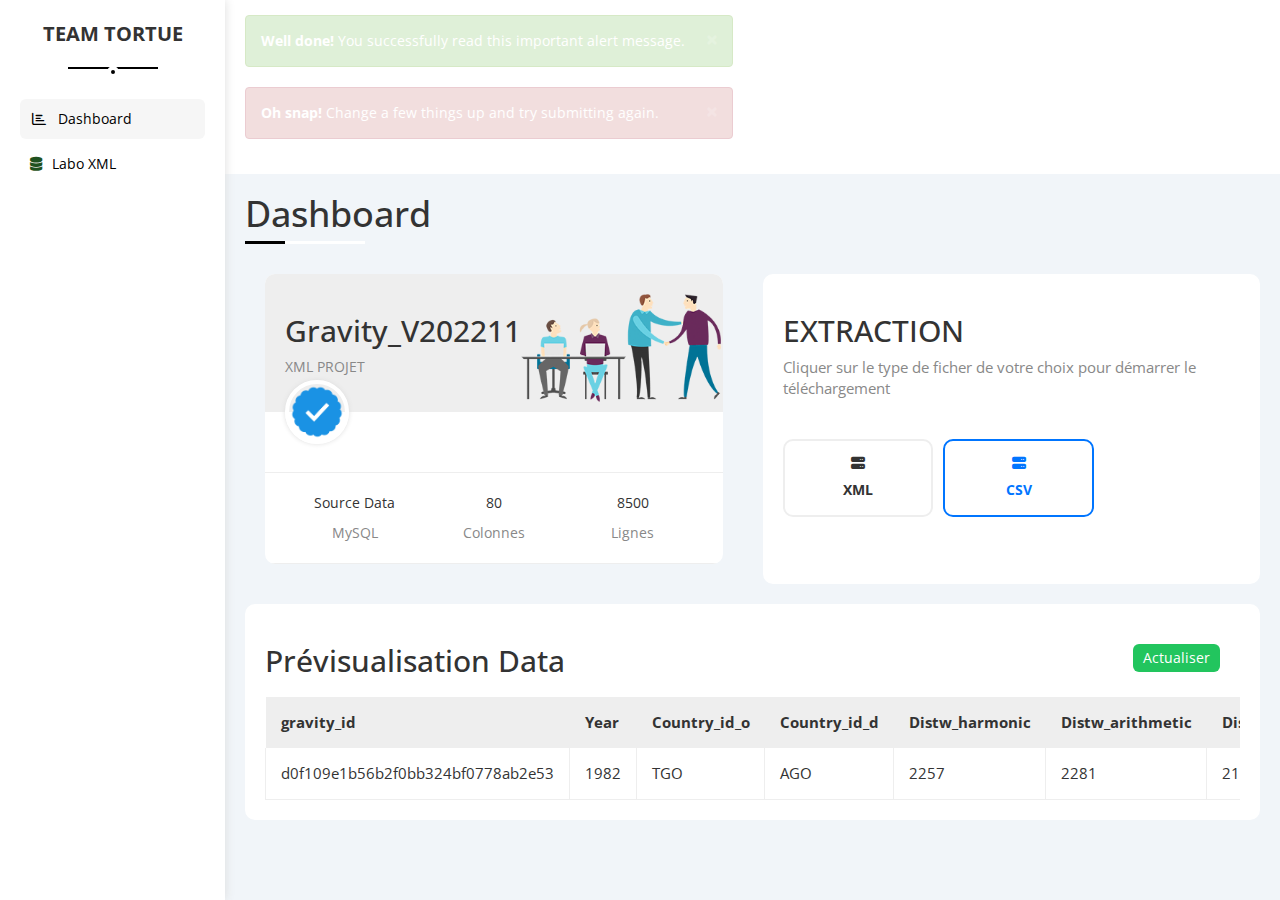
<file: html/index.html>
<!DOCTYPE html>
<html lang="fr">

<head>
    <meta charset="UTF-8">
    <meta http-equiv="X-UA-Compatible" content="IE=edge">
    <meta name="viewport" content="width=device-width, initial-scale=1.0">
    <title>Dashboard</title>
    <link rel="stylesheet" href="css/main.css">
    <link rel="stylesheet" href="https://www.w3schools.com/w3css/4/w3.css">
    <link rel="stylesheet" href="css/bootstrap.min.css">
    <!-- Font Awesome CSS File -->
    <link rel="stylesheet" href="css/all.min.css">
    <!-- Google Fonts -->
    <link rel="preconnect" href="https://fonts.googleapis.com">
    <link rel="preconnect" href="https://fonts.gstatic.com" crossorigin>
    <link href="https://fonts.googleapis.com/css2?family=Open+Sans:wght@300;500&display=swap" rel="stylesheet">
</head>

<body>
    <div class="page">
        <div class="sidebar">
            <div class="logo">
                TEAM TORTUE
            </div>
            <ul class="menu">

                <li>
                    <a href="index.html" class="active">
                        <i class="fa-regular fa-chart-bar fa-fw"></i>
                        <span>Dashboard</span>
                    </a>
                </li>

                
                
                <li>
                    <a href="xml.html">
                        <i class="fa-solid fa-database" style="color: #1f5120;"></i>
                        <span>Labo XML</span>
                    </a>
                </li>
                
                
                
                
            </ul>
        </div>
        
        
        <div class="content">
            <div class="topbar">
                <div class="demo-preview ">
                        
                       
                    <div class="alert alert-success alert-dismissable fade in" style="color:white;">
                      <button type="button" data-dismiss="alert" aria-label="close" class="close">
                          <span aria-hidden="true">×</span>
                        </button>
                          <strong >Well done!</strong> 
                          You successfully read this important alert message.
                    </div>
                    
                    
                    <div class="alert alert-danger alert-dismissable fade in" style="color:white;">
                      <button type="button" data-dismiss="alert" aria-label="close" class="close">
                          <span aria-hidden="true">×</span>
                        </button>
                        <strong>Oh snap!</strong> 
                        Change a few things up and try submitting again.
                    </div>
                </div>
            </div>
            <h1 class="main-heading">Dashboard</h1>
            
            <div class="wrapper">

                <div class="welcome">
                    <div class="head">
                        <div class="text">
                            <h2>Gravity_V202211</h2>
                            <span> XML PROJET</span>
                        </div>
                        <img src="imgs/welcome.png" alt="welcome-img" class="welcome-img">
                        <img src="imgs/activity-03.png" alt="profile_avatar" class="avatar">
                    </div>
                    <div class="infos">
                        <div>
                            <span>Source Data</span>
                            <span>MySQL</span>
                        </div>
                        <div>
                            <span>80</span>
                            <span>Colonnes</span>
                        </div>
                        <div>
                            <span>8500</span>
                            <span>Lignes</span>
                        </div>
                    </div>
                    
                   
                </div>
                
                    
                    <div class="backup-manager">
                        <div class="widget-heading">
                            <h2>EXTRACTION</h2>
                            <p>Cliquer sur le type de ficher de votre choix pour démarrer le téléchargement</p>
                        </div>
                        
                        <div class="method">
                            <div>
                                <input type="radio" id="megaman" name="method" value="megaman">
                                <label for="megaman"><i class="fa-solid fa-server"></i>XML</label>
                            </div>
                            <div>
                                <input type="radio" id="zero" name="method" value="zero" checked="">
                                <label for="zero"><i class="fa-solid fa-server"></i>CSV</label>
                            </div>
                            
                        </div>
                    </div>
                
  
            </div>

            <div class="projects">
                <div class="ligne">
                    <div class="block">
                        <h2>Prévisualisation Data</h2>
                    </div>
                    <div class="block">
                        <a href="profile.html" class="widget-btn-green" >Actualiser</a>
                    </div>
                    
                
                </div>
                
                <div class="responsive-table2">
                    <table>
                        <thead>
                            <tr>
                                <td>gravity_id</td>
                                <td>Year</td>
                                <td>Country_id_o</td>
                                <td>Country_id_d</td>
                                <td>Distw_harmonic</td>
                                <td>Distw_arithmetic</td>
                                <td>Dist</td>

                                <td>Distcap</td>
                                <td>Contig</td>
                                <td>Comlang_off</td>
                                <td>Comcol</td>
                                <td>Comrelig</td>
                                <td>Pop_o</td>

                                <td>Pop_d</td>
                                <td>Gdp_o</td>
                                <td>Gdp_d</td>
                                <td>Pop_pwt_o</td>
                                

                            </tr>
                        </thead>
                        <tbody>
                            <tr>
                                <td>d0f109e1b56b2f0bb324bf0778ab2e53</td>												
                                <td>1982</td>
                                <td>TGO</td>
                                <td>AGO</td>
                                
                                <td>2257</td>
                                <td>2281</td>
                                <td>2126</td>
                                <td>2126</td>

                                <td>0</td>
                                <td>0</td>
                                <td>0</td>
                                <td>0,213368997</td>
                                			
                                <td>2915,098</td>
                                <td>8190,093</td>
                                <td>821652,032</td>
                                <td>6964499,968</td>

                                <td>2915,065918</td>
                                
                                
                                
                            </tr>
                           
                        </tbody>
                    </table>
                </div>
            </div>
        </div>
    </div>
</body>
<script src="https://code.jquery.com/jquery-2.2.4.min.js"></script>
<script src="https://maxcdn.bootstrapcdn.com/bootstrap/3.3.6/js/bootstrap.min.js"></script>
<script>    
    var xmldata;
    var parser = new DOMParser();
    var dom;
    document.getElementById("fileselected")
        .addEventListener('change', function (){            
            document.getElementById("LogDiv").innerHTML='=> Chargement du fichier XML...<br>';            
            document.getElementById("LogDiv").innerHTML+='=> Fichier XML Chargé...<br>';
            var fr = new FileReader();
            fr.onload = function () {
                xmldata = fr.result;
                dom = parser.parseFromString(xmldata, "text/xml");
            }
            fr.readAsText(this.files[0]);
            document.getElementById("LogDiv").innerHTML+='=> Traitement terminé ! cliquer sur le boutton "PREVISUALISER" pour parcourir la data<br>';
        });

        function clearlog(){
        document.getElementById("LogDiv").innerHTML="";        
    }

</script>

</html>
</file>
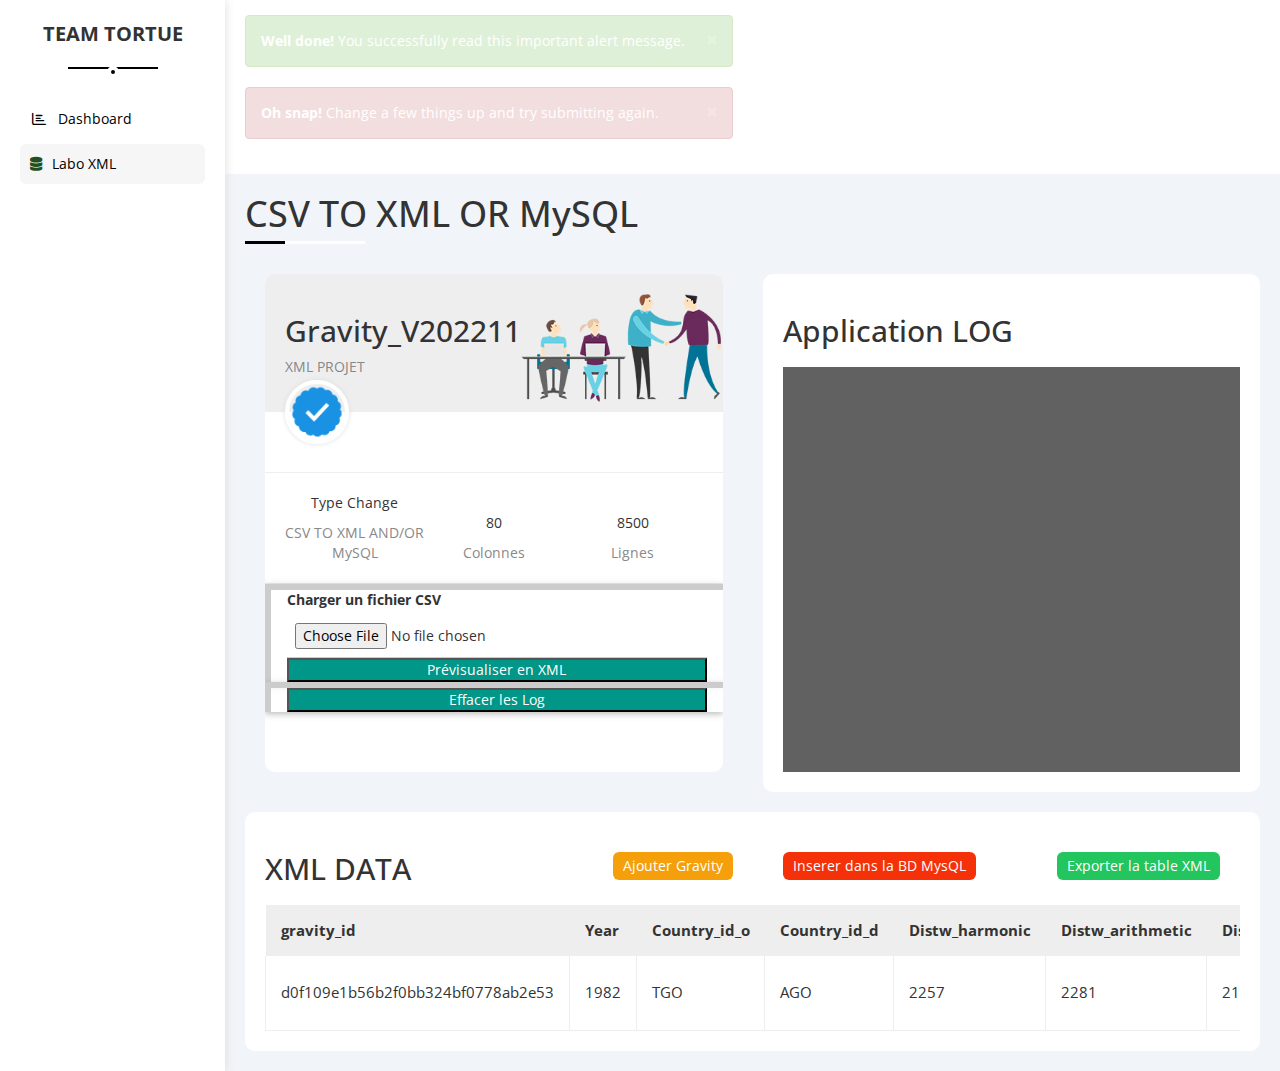
<file: html/xml.html>
<!DOCTYPE html>
<html lang="fr">

    <head>
        <meta charset="UTF-8">
        <meta http-equiv="X-UA-Compatible" content="IE=edge">
        <meta name="viewport" content="width=device-width, initial-scale=1.0">
        <title>Labo XML</title>
        <link rel="stylesheet" href="css/main.css">
        <link rel="stylesheet" href="https://www.w3schools.com/w3css/4/w3.css">
        <link rel="stylesheet" href="css/bootstrap.min.css">
        <!-- Font Awesome CSS File -->
        <link rel="stylesheet" href="css/all.min.css">
        <!-- Google Fonts -->
        <link rel="preconnect" href="https://fonts.googleapis.com">
        <link rel="preconnect" href="https://fonts.gstatic.com" crossorigin>
        <link href="https://fonts.googleapis.com/css2?family=Open+Sans:wght@300;500&display=swap" rel="stylesheet">
    </head>

<body>
    <div class="page">
        <div class="sidebar">
            <div class="logo">
                TEAM TORTUE
            </div>
            <ul class="menu">
                <li>
                    <a href="index.html">
                        <i class="fa-regular fa-chart-bar fa-fw"></i>
                        <span>Dashboard</span>
                    </a>
                </li>

        
                
                <li>
                    <a href="xml.html" class="active">
                        <i class="fa-solid fa-database" style="color: #1f5120;"></i>
                        <span>Labo XML</span>
                    </a>
                </li>
                
                
                
                
            </ul>
        </div>

        <div class="content">
            <div class="topbar">
                <div class="demo-preview ">
                        
                       
                    <div class="alert alert-success alert-dismissable fade in" style="color:white;">
                      <button type="button" data-dismiss="alert" aria-label="close" class="close">
                          <span aria-hidden="true">×</span>
                        </button>
                          <strong >Well done!</strong> 
                          You successfully read this important alert message.
                    </div>
                    
                    
                    <div class="alert alert-danger alert-dismissable fade in" style="color:white;">
                      <button type="button" data-dismiss="alert" aria-label="close" class="close">
                          <span aria-hidden="true">×</span>
                        </button>
                        <strong>Oh snap!</strong> 
                        Change a few things up and try submitting again.
                    </div>
                </div>
            </div>
            <h1 class="main-heading">CSV TO XML OR MySQL</h1>
            
            <div class="wrapper">

                <div class="welcome">
                    <div class="head">
                        <div class="text">
                            <h2>Gravity_V202211</h2>
                            <span> XML PROJET</span>
                        </div>
                        <img src="imgs/welcome.png" alt="welcome-img" class="welcome-img">
                        <img src="imgs/activity-03.png" alt="profile_avatar" class="avatar">
                    </div>
                    <div class="infos">
                        <div>
                            <span>Type Change</span>
                            <span>CSV TO XML AND/OR MySQL</span>
                        </div>
                        <div>
                            <span>80</span>
                            <span>Colonnes</span>
                        </div>
                        <div>
                            <span>8500</span>
                            <span>Lignes</span>
                        </div>
                    </div>
                    <section class="w3-container w3-card w3-leftbar w3-topbar">
                        <label style="font-weight: bold;" for="csvUpload">Charger un fichier CSV </label>
                        <input class="w3-input" type="file" id="fileselected">
                        <button onclick="" class="w3-bar w3-teal">Prévisualiser en XML</button>
                    </section>

                    

                    <section class="w3-container w3-card w3-leftbar w3-topbar">
                        <button onclick="clearlog()" class="w3-bar w3-teal">Effacer les Log</button>
                    </section>
                   
                </div>
                <div class="latest-uploads">
                    <h2>Application LOG</h2>
                    
                    <div id="LogDiv" class="w3-dark-grey" style="height: 45vh; font-family: monospace; overflow: auto;">
                    </div>
                </div>
  
            </div>

            <div class="projects">
                <div class="ligne">
                    <div class="block">
                        <h2>XML DATA</h2>
                    </div>
                    
                    <div class="block">
                        <a href="xmlUpdate.html" class="widget-btn-Tomato" >Ajouter Gravity</a>
                    </div>
                    <div class="block">
                        <a href="profile.html" class="widget-btn-Gold" >Inserer dans la BD MysQL</a>
                    </div>
                    <div class="block">
                        <a href="profile.html" class="widget-btn-green" >Exporter la table XML</a>
                    </div>
                    
                
                </div>
                
                <div class="responsive-table2">
                    <table>
                        <thead>
                            <tr>
                                <td>gravity_id</td>
                                <td>Year</td>
                                <td>Country_id_o</td>
                                <td>Country_id_d</td>
                                <td>Distw_harmonic</td>
                                <td>Distw_arithmetic</td>
                                <td>Dist</td>

                                <td>Distcap</td>
                                <td>Contig</td>
                                <td>Comlang_off</td>
                                <td>Comcol</td>
                                <td>Comrelig</td>
                                <td>Pop_o</td>

                                <td>Pop_d</td>
                                <td>Gdp_o</td>
                                <td>Gdp_d</td>
                                <td>Pop_pwt_o</td>
                                <td>Actions</td>

                            </tr>
                        </thead>
                        <tbody>
                            <tr>
                                <td>d0f109e1b56b2f0bb324bf0778ab2e53</td>												
                                <td>1982</td>
                                <td>TGO</td>
                                <td>AGO</td>
                                
                                <td>2257</td>
                                <td>2281</td>
                                <td>2126</td>
                                <td>2126</td>

                                <td>0</td>
                                <td>0</td>
                                <td>0</td>
                                <td>0,213368997</td>
                                			
                                <td>2915,098</td>
                                <td>8190,093</td>
                                <td>821652,032</td>
                                <td>6964499,968</td>

                                <td>2915,065918</td>
                                
                                
                                <td class="status">
                                    <a href="#"></a>
                                    <span class="fa-regular fa-trash-can " style="color: #a30031;"></span>
                                </a>
                                    
                                    <a href="xmlUpdate.html">
                                        <span class="fa-solid fa-pen-to-square" style="color: #e65b2d;"></span>
                                    </a>
                                </td>
                            </tr>
                           
                        </tbody>
                    </table>
                </div>
            </div>
        </div>
    </div>
</body>
<script>    
    var xmldata;
    var parser = new DOMParser();
    var dom;
    document.getElementById("fileselected")
        .addEventListener('change', function (){            
            document.getElementById("LogDiv").innerHTML='=> Chargement du fichier CSV...<br>';            
            document.getElementById("LogDiv").innerHTML+='=> Fichier CSV Chargé...<br>';
            var fr = new FileReader();
            fr.onload = function () {
                xmldata = fr.result;
                dom = parser.parseFromString(xmldata, "text/xml");
            }
            fr.readAsText(this.files[0]);
            document.getElementById("LogDiv").innerHTML+='=> Traitement terminé ! cliquer sur le boutton "PREVISUALISER" pour parcourir la data<br>';
        });

        function clearlog(){
        document.getElementById("LogDiv").innerHTML="";        
    }

    

</script>
<script src="https://code.jquery.com/jquery-2.2.4.min.js"></script>
<script src="https://maxcdn.bootstrapcdn.com/bootstrap/3.3.6/js/bootstrap.min.js"></script>

</html>
</file>
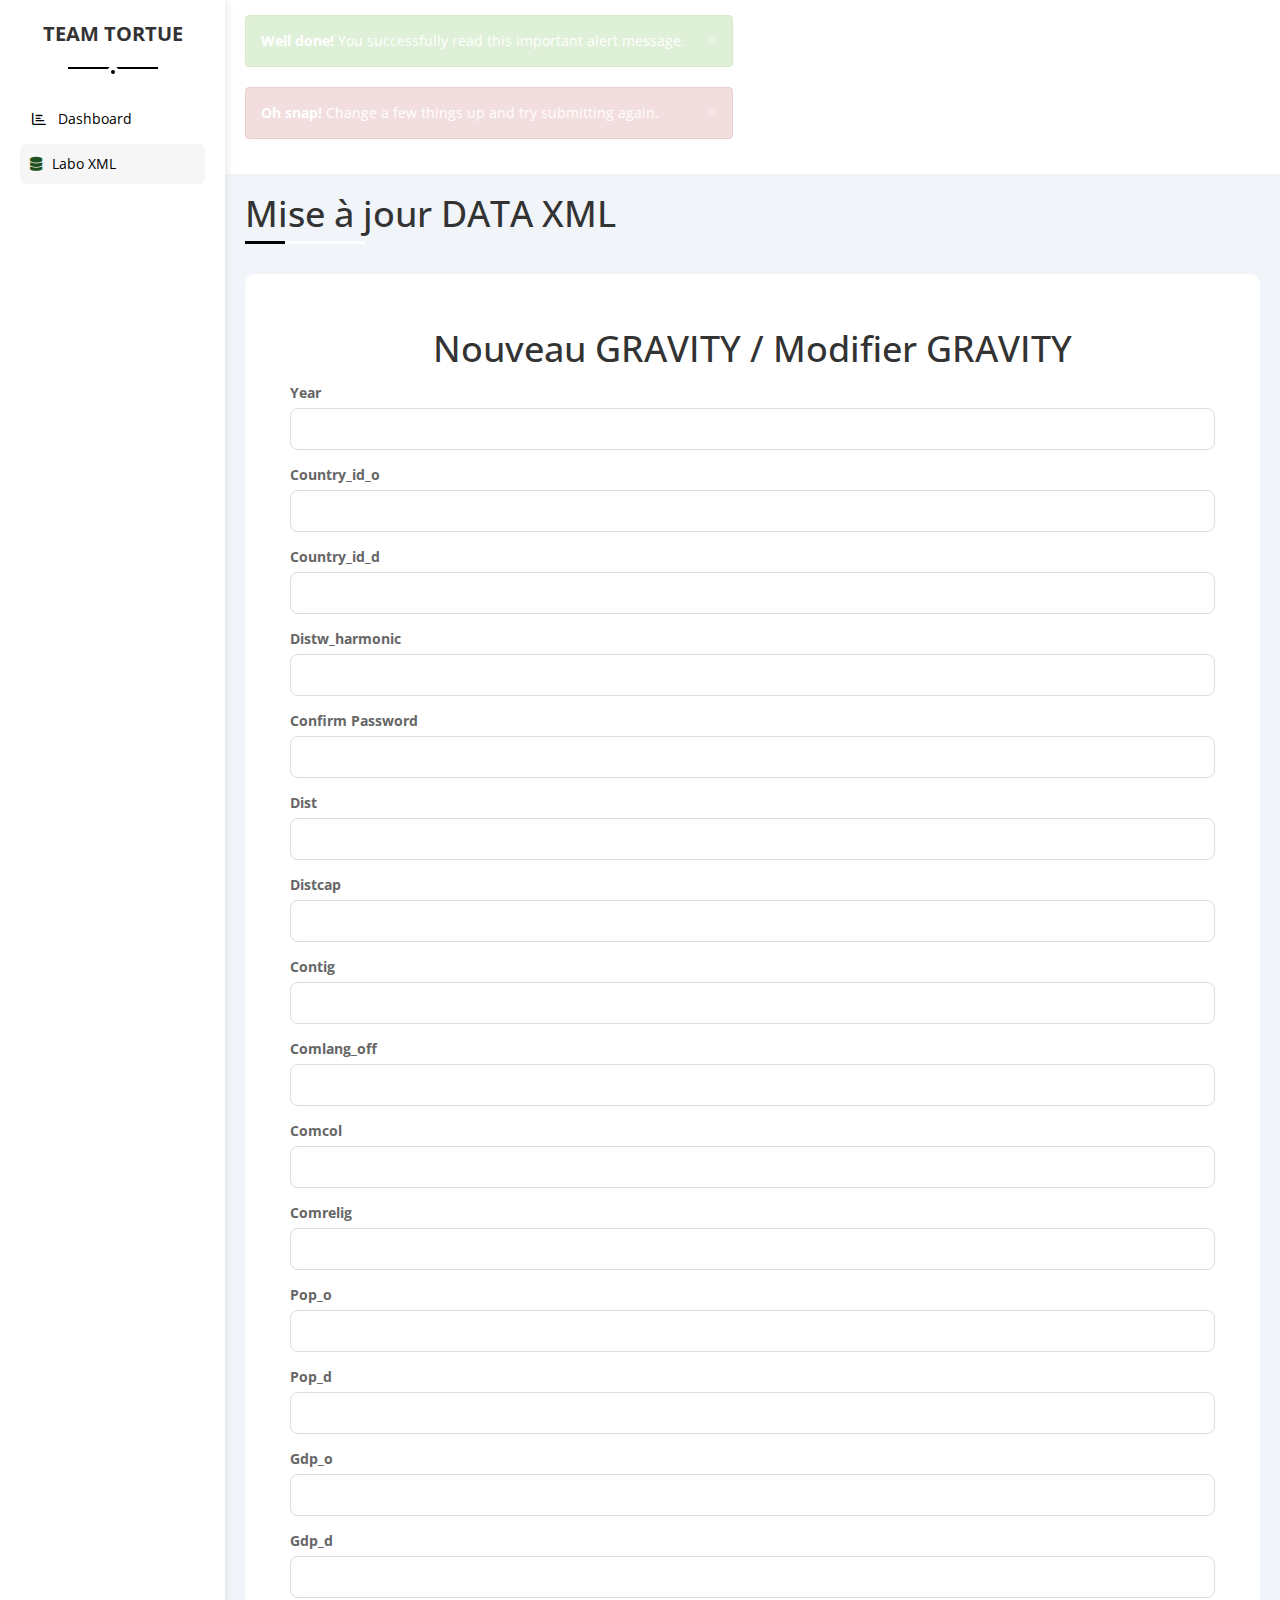
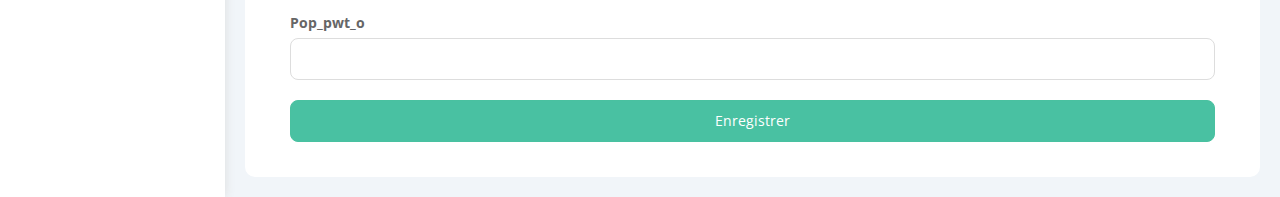
<file: html/xmlUpdate.html>
<!DOCTYPE html>
<html lang="fr">

    <head>
        <meta charset="UTF-8">
        <meta http-equiv="X-UA-Compatible" content="IE=edge">
        <meta name="viewport" content="width=device-width, initial-scale=1.0">
        <title>Labo XML</title>
        <link rel="stylesheet" href="css/main.css">
        <link rel="stylesheet" href="https://www.w3schools.com/w3css/4/w3.css">
        <link rel="stylesheet" href="css/bootstrap.min.css">
        <!-- Font Awesome CSS File -->
        <link rel="stylesheet" href="css/all.min.css">
        <!-- Google Fonts -->
        <link rel="preconnect" href="https://fonts.googleapis.com">
        <link rel="preconnect" href="https://fonts.gstatic.com" crossorigin>
        <link href="https://fonts.googleapis.com/css2?family=Open+Sans:wght@300;500&display=swap" rel="stylesheet">
    </head>

<body>
    <div class="page">
        <div class="sidebar">
            <div class="logo">
                TEAM TORTUE
            </div>
            <ul class="menu">
                <li>
                    <a href="index.html">
                        <i class="fa-regular fa-chart-bar fa-fw"></i>
                        <span>Dashboard</span>
                    </a>
                </li>

        
                
                <li>
                    <a href="xml.html" class="active">
                        <i class="fa-solid fa-database" style="color: #1f5120;"></i>
                        <span>Labo XML</span>
                    </a>
                </li>
                
                
                
                
            </ul>
        </div>

        <div class="content">
            <div class="topbar">
                <div class="demo-preview ">
                        
                       
                    <div class="alert alert-success alert-dismissable fade in" style="color:white;">
                      <button type="button" data-dismiss="alert" aria-label="close" class="close">
                          <span aria-hidden="true">×</span>
                        </button>
                          <strong >Well done!</strong> 
                          You successfully read this important alert message.
                    </div>
                    
                    
                    <div class="alert alert-danger alert-dismissable fade in" style="color:white;">
                      <button type="button" data-dismiss="alert" aria-label="close" class="close">
                          <span aria-hidden="true">×</span>
                        </button>
                        <strong>Oh snap!</strong> 
                        Change a few things up and try submitting again.
                    </div>
                </div>
            </div>
            <h1 class="main-heading">Mise à jour DATA XML</h1>
            

            <div class="projects">
                
                
                <div class="responsive-table2">
                    <div class="form-wrap">

                        <h1>Nouveau GRAVITY / Modifier GRAVITY</h1>
                    
                        <form>
                            <div class="form-group">
                                <label for="Year">Year</label>
                                <input type="text" name="Year" id="Year">
                            </div>
                            <div class="form-group">
                                <label for="Country_id_o">Country_id_o</label>
                                <input type="text" name="Country_id_o" id="Country_id_o">
                            </div>
                            <div class="form-group">
                                <label for="Country_id_d">Country_id_d</label>
                                <input type="text" name="Country_id_d" id="Country_id_d">
                            </div>
                            <div class="form-group">
                                <label for="Distw_harmonic">Distw_harmonic</label>
                                <input type="text" name="Distw_harmonic" id="Distw_harmonic">
                            </div>
                            <div class="form-group">
                                <label for="Distw_arithmetic">Confirm Password</label>
                                <input type="text" name="Distw_arithmetic" id="Distw_arithmetic">
                            </div>

                            <div class="form-group">
                                <label for="Dist">Dist</label>
                                <input type="text" name="Dist" id="Dist">
                            </div>
                            <div class="form-group">
                                <label for="Distcap">Distcap</label>
                                <input type="text" name="Distcap" id="Distcap">
                            </div>
                            <div class="form-group">
                                <label for="Contig">Contig</label>
                                <input type="text" name="Contig" id="Contig">
                            </div>


                            <div class="form-group">
                                <label for="Comlang_off">Comlang_off</label>
                                <input type="text" name="Comlang_off" id="Comlang_off">
                            </div>
                            <div class="form-group">
                                <label for="Comcol">Comcol</label>
                                <input type="text" name="Comcol" id="Comcol">
                            </div>
                            <div class="form-group">
                                <label for="Comrelig">Comrelig</label>
                                <input type="text" name="Comrelig" id="Comrelig">
                            </div>



                            <div class="form-group">
                                <label for="Pop_o">Pop_o</label>
                                <input type="text" name="Pop_o" id="Pop_o">
                            </div>
                            <div class="form-group">
                                <label for="Pop_d">Pop_d</label>
                                <input type="text" name="Pop_d" id="Pop_d">
                            </div>
                            <div class="form-group">
                                <label for="Gdp_o">Gdp_o</label>
                                <input type="text" name="Gdp_o" id="Gdp_o">
                            </div>

                            <div class="form-group">
                                <label for="Gdp_d">Gdp_d</label>
                                <input type="text" name="Gdp_d" id="Gdp_d">
                            </div>
                            <div class="form-group">
                                <label for="Pop_pwt_o">Pop_pwt_o</label>
                                <input type="text" name="Pop_pwt_o" id="Pop_pwt_o">
                            </div>
                            


                            <button type="submit" class="btn">Enregistrer</button>
                            
                        </form>
                        </div>
                </div>
            </div>
        </div>
    </div>
</body>
<script src="https://code.jquery.com/jquery-2.2.4.min.js"></script>
<script src="https://maxcdn.bootstrapcdn.com/bootstrap/3.3.6/js/bootstrap.min.js"></script>


</html>
</file>
<file: html/css/main.css>
/* START CSS VARIABLES */
:root {
    --blue-color: #0075ff;
    --blue-alt-color: #0d69d5;
    --orange-color: #f59f0a;
    --green-color: #22c55e;
    --red-color: #f44336;
    --grey-color: #888;
    --background-color: #eee;
    --main-transition: .3s;
}

/* END CSS VARIABLES */



/* START Global Rules */

* {
    -webkit-box-sizing: border-box;
    -moz-box-sizing: border-box;
    box-sizing: border-box;
    padding: 0;
    margin: 0;
    font-family: 'Open Sans', sans-serif;
}

*:focus {
    outline: none;
}

html {
    scroll-behavior: smooth;
}

ul {
    list-style: none;
}

a {
    text-decoration: none;
}

::-webkit-scrollbar {
    width: 15px;
}

::-webkit-scrollbar-track {
    background-color: white;
}

::-webkit-scrollbar-thumb {
    background-color: var(--blue-color);
}

::-webkit-scrollbar-thumb:hover {
    background-color: var(--blue-alt-color);
}

.page {
    background-color: #f1f5f9;
    display: flex;
    min-height: 100vh
}

/* END Global Rules */



/* START Components */
.toggle-switch input[type="checkbox"] {
    display: none;
}

.toggle-switch label {
    display: block;
    height: 32px;
    width: 78px;
    border-radius: 16px;
    background-color: #ccc;
    cursor: pointer;
    position: relative;
    transition: var(--main-transition);
}

.toggle-switch label::after {
    content: "\f057";
    font-family: "Font Awesome 6 Free";
    font-weight: bold;
    position: absolute;
    left: 4px;
    top: 50%;
    transform: translateY(-50%);
    font-size: 24px;
    color: white;
    background-color: #aaa;
    border-radius: 50%;
    transition: var(--main-transition);
}

.toggle-switch input[type="checkbox"]:checked+label {
    background-color: var(--blue-color);
}

.toggle-switch input[type="checkbox"]:checked+label::after {
    content: "\f058";
    transform: translate(46px, -50%);
    background-color: transparent
}

/* ========================================= */

.widget-heading h2 {
    margin-bottom: 10px;
}

.widget-heading p {
    color: var(--grey-color);
    font-size: 15px;
}

/* END Components */



/* START Sidebar */
.sidebar {
    background-color: white;
    width: 225px;
    box-shadow: 0 0 10px #ddd;
    padding: 20px;
    position: relative;
}

.sidebar .logo {
    font-size: 20px;
    font-weight: bold;
    width: fit-content;
    margin: 0 auto 50px;
    position: relative;
}

.sidebar .logo::before,
.sidebar .logo::after {
    content: '';
    position: absolute;
    left: 50%;
    transform: translateX(-50%);
    background-color: black;
}

.sidebar .logo::before {
    width: 90px;
    height: 2px;
    bottom: -20px;
}

.sidebar .logo::after {
    width: 12px;
    height: 12px;
    border-radius: 50%;
    border: 4px solid white;
    bottom: -29px;
}

.sidebar .menu li a {
    display: flex;
    align-items: center;
    gap: 10px;
    padding: 10px;
    color: black;
    font-size: 14px;
    border-radius: 6px;
    margin-bottom: 5px;
    transition: var(--main-transition);
}

.sidebar .menu li a.active,
.sidebar .menu li a:hover {
    background-color: #f6f6f6;
}

@media (max-width: 767px) {
    .sidebar {
        padding: 10px;
        width: 58px
    }

    .sidebar .logo {
        font-size: 13px;
        margin-bottom: 15px;
    }

    .sidebar .logo::before,
    .sidebar .logo::after {
        display: none;
    }

    .sidebar .menu li a span {
        display: none;
    }
}

/* END Sidebar */




/* START Content Area */
.content {
    flex: 1;
    overflow: hidden;
}

/* END Content Area */




/* START Topbar */
.content .topbar {
    background-color: white;
    display: flex;
    justify-content: space-between;
    padding: 15px 15px 15px 20px;
    align-items: center;
}

.content .topbar form {
    position: relative;
}

.content .topbar form::before {
    content: "\f002";
    font: var(--fa-font-solid);
    position: absolute;
    top: 50%;
    transform: translate(-50%, -50%);
    left: 15px;
    font-size: 14px;
    color: var(--grey-color);
}

.content .topbar form input {
    padding: 10px 10px 10px 30px;
    border-radius: 10px;
    border: 1px solid #ccc;
    width: 160px;
    transition: var(--main-transition);
}

.content .topbar form input:focus {
    width: 200px;
}

@media (max-width: 767px) {
    .content .topbar form input:focus {
        width: 180px;
    }
}

.content .topbar form input:focus::placeholder {
    color: transparent;
}

.content .topbar .icons {
    display: flex;
    align-items: center;
    gap: 15px;
}

.content .topbar .icons .notifications {
    font-size: 20px;
    position: relative
}

.content .topbar .icons .notifications::before {
    content: '';
    position: absolute;
    width: 10px;
    height: 10px;
    border-radius: 50%;
    background-color: var(--red-color);
    top: -2px;
    right: -5px;
}

.content .topbar .icons>a img {
    width: 32px;
    height: 32px;
}

/* END Topbar */




/* START Main Heading */
h1.main-heading {
    position: relative;
    margin: 20px 20px 40px;
}

h1.main-heading::before,
h1.main-heading::after {
    content: '';
    position: absolute;
    bottom: -10px;
    left: 0;
    height: 3px;

}

h1.main-heading::before {
    width: 120px;
    background-color: white;
}

h1.main-heading::after {
    width: 40px;
    background-color: black;
}

/* END Main Heading */

/* LIGNE T BLOCK */
.ligne{
    width: 100%;
    display: flex;
    flex-direction: row;
    justify-content: inline-block;
}
.block{
    width: 100%;
}




/* START Dashboard Content */
.wrapper {
    margin: 0 20px 20px;
    display: grid;
    grid-template-columns: repeat(auto-fill, minmax(450px, 1fr));
    gap: 20px;
}

@media (max-width: 767px) {
    .wrapper {
        grid-template-columns: minmax(200px, 1fr);
        gap: 10px;
        margin: 0 10px 10px
    }
}

.wrapper>div,
.projects {
    background-color: white;
    border-radius: 10px;
}

.wrapper>div:not(:first-of-type),
.projects {
    padding: 20px;
}

.projects {
    margin: 0 20px 20px;
}

@media (max-width: 767px) {
    .projects {
        margin: 0 10px 10px;
    }
}

.welcome {
    overflow: hidden;
    margin: 0 20px 20px;
}

.welcome .head {
    display: flex;
    justify-content: space-between;
    padding: 20px;
    background-color: var(--background-color);
    position: relative;
}

.welcome .head .text span {
    display: block;
    margin: 5px 0 15px;
    color: var(--grey-color);
}

.welcome .head .welcome-img {
    width: 200px;
    margin-bottom: -10px;
}

.welcome .head .avatar {
    width: 64px;
    height: 64px;
    position: absolute;
    bottom: 0;
    transform: translateY(50%);
    border: 4px solid white;
    border-radius: 50%;
    box-shadow: 0 0 5px #ddd;
}

@media (max-width: 767px) {
    .welcome .head .welcome-img {
        display: none;
    }

    .welcome .head .avatar {
        left: 50%;
        transform: translate(-50%, 50%);
    }
}


.welcome .infos {
    margin-top: 60px;
    padding: 20px;
    border-top: 1px solid var(--background-color);
    border-bottom: 1px solid var(--background-color);
    display: flex;
    justify-content: center;
    align-items: flex-end;
}

.welcome .infos>div {
    flex: 1;
    display: flex;
    flex-direction: column;
    align-items: center;
    gap: 10px;
    text-align: center;
}

@media (max-width: 767px) {
    .welcome .infos {
        flex-direction: column;
        align-items: center;
        gap: 20px;
    }

    .welcome .infos>div {
        gap: 5px;
    }
}

.welcome .infos>div span:last-child {
    font-size: 14px;
    color: var(--grey-color);
}

.widget-btn {
    display: block;
    background-color: var(--blue-color);
    color: white;
    border-radius: 6px;
    padding: 4px 10px;
    font-size: 14px;
    width: fit-content;
    margin: 20px 20px 20px auto;
    transition: background-color var(--main-transition)
}

.widget-btn-green {
    display: block;
    background-color: var(--green-color);
    color: white;
    border-radius: 6px;
    padding: 4px 10px;
    font-size: 14px;
    width: fit-content;
    margin: 20px 20px 20px auto;
    transition: background-color var(--main-transition)
}
.widget-btn-Tomato {
    display: block;
    background-color: #f59f0a;
    color: white;
    border-radius: 6px;
    padding: 4px 10px;
    font-size: 14px;
    width: fit-content;
    margin: 20px 20px 20px auto;
    transition: background-color var(--main-transition)
}

.widget-btn-Gold {
    display: block;
    background-color: #f5310a;
    color: white;
    border-radius: 6px;
    padding: 4px 10px;
    font-size: 14px;
    width: fit-content;
    margin: 20px 20px 20px auto;
    transition: background-color var(--main-transition)
}
.widget-btn-Gold:hover {
    background-color: var(--blue-alt-color);
}
.widget-btn-Tomato:hover {
    background-color: var(--blue-alt-color);
}
.widget-btn-green:hover {
    background-color: var(--blue-alt-color);
}
.widget-btn:hover {
    background-color: var(--blue-alt-color);
}


/* ============================================ */


.quick-draft>p {
    color: var(--grey-color);
    margin: 10px 0 20px;
    font-size: 15px;
}

.quick-draft form {
    display: flex;
    flex-direction: column;
    gap: 20px;
}

.quick-draft form input[type="text"],
.quick-draft form textarea {
    background-color: var(--background-color);
    border: none;
    border-radius: 6px;
    padding: 10px;
}

.quick-draft form textarea {
    height: 180px;
    resize: none;
}

.quick-draft form input[type="submit"] {
    align-self: flex-end;
    margin: 0;
    border: none;
    cursor: pointer;
}


/* ============================================ */


.yearly-targets>p {
    color: var(--grey-color);
    margin: 10px 0 20px;
    font-size: 15px;
}

.yearly-targets .target {
    display: flex;
    align-items: center;
    gap: 15px;
}

.yearly-targets .target:not(:last-of-type) {
    margin-bottom: 20px;
}

.yearly-targets .target>i {
    width: 80px;
    height: 80px;
    display: flex;
    justify-content: center;
    align-items: center;
    font-size: 20px;
}

.yearly-targets .target:first-of-type>i {
    background-color: rgb(0 117 255 / 20%);
    color: var(--blue-color);
}

.yearly-targets .target:nth-of-type(2)>i {
    background-color: rgb(245 159 10 / 20%);
    color: var(--orange-color);
}

.yearly-targets .target:last-of-type>i {
    background-color: rgb(34 197 94 / 20%);
    color: var(--green-color);
}

.yearly-targets .target .prog {
    flex: 1;
}

.yearly-targets .target .prog .target-name {
    display: block;
    font-size: 14px;
    color: var(--grey-color);
    margin-bottom: 5px;
}

.yearly-targets .target .prog .target-num {
    display: block;
    font-weight: bold;
    margin-bottom: 10px;
}

.yearly-targets .target .prog .prog-bar {
    height: 4px;
    background-color: #eee;
}

.yearly-targets .target:first-of-type .prog .prog-bar {
    background-color: rgb(0 117 255 / 20%);
}

.yearly-targets .target:nth-of-type(2) .prog .prog-bar {
    background-color: rgb(245 159 10 / 20%);
}

.yearly-targets .target:last-of-type .prog .prog-bar {
    background-color: rgb(34 197 94 / 20%);
}

.yearly-targets .target .prog .prog-bar span {
    display: block;
    height: 100%;
    position: relative;
}

.yearly-targets .target .prog .prog-bar span::before {
    content: attr(data-prog);
    position: absolute;
    top: -35px;
    right: 0;
    transform: translateX(50%);
    font-size: 13px;
    color: white;
    border-radius: 6px;
    padding: 2px 5px;
}

.yearly-targets .target .prog .prog-bar span::after {
    content: '';
    position: absolute;
    top: -13.4px;
    /* -35px top of before + 21.6 height of before = -13.4px*/
    right: 0;
    transform: translateX(50%);
    border-style: solid;
    border-width: 6px;
}

.yearly-targets .target:first-of-type .prog .prog-bar span,
.yearly-targets .target:first-of-type .prog .prog-bar span::before {
    background-color: var(--blue-color);
}

.yearly-targets .target:nth-of-type(2) .prog .prog-bar span,
.yearly-targets .target:nth-of-type(2) .prog .prog-bar span::before {
    background-color: var(--orange-color);
}

.yearly-targets .target:last-of-type .prog .prog-bar span,
.yearly-targets .target:last-of-type .prog .prog-bar span::before {
    background-color: var(--green-color);
}

.yearly-targets .target:first-of-type .prog .prog-bar span::after {
    border-color: var(--blue-color) transparent transparent;
}

.yearly-targets .target:nth-of-type(2) .prog .prog-bar span::after {
    border-color: var(--orange-color) transparent transparent;
}

.yearly-targets .target:last-of-type .prog .prog-bar span::after {
    border-color: var(--green-color) transparent transparent;
}


/* ============================================ */


.tickets-stats>p {
    color: var(--grey-color);
    margin: 10px 0 20px;
    font-size: 15px;
}

.tickets-stats .stats {
    display: grid;
    grid-template-columns: repeat(2, 1fr);
    gap: 20px;
}

@media (max-width: 767px) {
    .tickets-stats .stats {
        grid-template-columns: 1fr;
    }
}

.tickets-stats .stats .stat {
    border: 1px solid #ccc;
    border-radius: 10px;
    padding: 20px;
    font-size: 13px;
    display: flex;
    flex-direction: column;
    align-items: center;
    gap: 5px;
}

.tickets-stats .stat:first-of-type i {
    color: var(--orange-color);
}

.tickets-stats .stat:nth-of-type(2) i {
    color: var(--blue-color);
}

.tickets-stats .stat:nth-of-type(3) i {
    color: var(--green-color);
}

.tickets-stats .stat:last-of-type i {
    color: var(--red-color);
}

.tickets-stats .stat .number {
    font-size: 25px;
    font-weight: bold;
    margin-top: 5px;
}

.tickets-stats .stat .text {
    color: var(--grey-color);
}


/* ============================================ */


.latest-news .box {
    padding-top: 20px;
    display: flex;
    align-items: center;
}

.latest-news .box:not(:first-of-type) {
    margin-top: 20px;
    border-top: 1px solid var(--background-color);
}

.latest-news .box>img {
    width: 100px;
    border-radius: 6px;
    margin-right: 15px;
}

@media (max-width: 767px) {
    .latest-news .box {
        text-align: center;
        flex-direction: column;
        gap: 10px;
    }

    .latest-news .box>img {
        width: 100%;
    }
}

.latest-news .box .text {
    flex: 1;
}

.latest-news .box .text h3 {
    font-size: 16px;
    margin-bottom: 5px;
}

.latest-news .box .text p {
    font-size: 14px;
    color: var(--grey-color);
}

.latest-news .box .date {
    font-size: 13px;
    background-color: var(--background-color);
    padding: 4px 10px;
    border-radius: 6px;
}


/* ============================================ */


.latest-tasks>h2 {
    margin-bottom: 20px;
}

.latest-tasks .task {
    display: flex;
    align-items: center;
    gap: 10px;
}

.latest-tasks .task:not(:last-of-type) {
    padding-bottom: 15px;
    margin-bottom: 15px;
    border-bottom: 1px solid var(--background-color);
}

.latest-tasks .task.done {
    opacity: .3;
}

.latest-tasks .task .text {
    flex: 1;
}

.latest-tasks .task.done .text {
    text-decoration: line-through;
}

.latest-tasks .task .text h3 {
    font-size: 15px;
    margin-bottom: 5px;
}

.latest-tasks .task .text p {
    color: var(--grey-color);
}

.latest-tasks .task>i {
    cursor: pointer;
    transition: color var(--main-transition);
}

.latest-tasks .task>i:hover {
    color: var(--red-color);
}


/* ============================================ */


.top-searched h2 {
    margin-bottom: 20px;
}

.top-searched .items-head {
    display: flex;
    justify-content: space-between;
    align-items: center;
    color: var(--grey-color);
    border-bottom: 1px solid var(--grey-color);
    margin-bottom: 10px;
    padding-bottom: 10px;
}

.top-searched .item {
    display: flex;
    justify-content: space-between;
    align-items: center;
    padding: 10px 0;
}

.top-searched .item>span:last-child {
    display: block;
    padding: 4px 10px;
    background-color: var(--background-color);
    border-radius: 6px;
    font-size: 13px;
}


/* ============================================ */


.latest-uploads h2 {
    margin-bottom: 20px;
}

.latest-uploads .box {
    display: flex;
    align-items: center;
    gap: 10px;
}

.latest-uploads .box:not(:last-child) {
    padding-bottom: 10px;
    margin-bottom: 10px;
    border-bottom: 1px solid var(--background-color);
}

.latest-uploads .box>img {
    width: 40px;
    height: 40px;
}

.latest-uploads .box .infos {
    flex: 1;
}

.latest-uploads .box .infos>span:last-child {
    display: block;
    color: var(--grey-color);
    font-size: 15px;
}

.latest-uploads .box .size {
    padding: 4px 10px;
    background-color: var(--background-color);
    border-radius: 6px;
    font-size: 13px;
}


/* ============================================ */


.project-progress {
    position: relative
}

.project-progress>img {
    position: absolute;
    bottom: 0;
    right: 0;
    width: 160px;
    opacity: .1;
}

.project-progress h2 {
    margin-bottom: 20px;
}

.project-progress ul {
    position: relative
}

.project-progress ul::before {
    content: '';
    position: absolute;
    top: 0;
    left: 11px;
    height: 95%;
    width: 2px;
    background-color: var(--blue-color);
}

.project-progress ul li {
    margin-top: 25px;
    display: flex;
    align-items: center;
}

.project-progress ul li::before {
    content: '';
    display: block;
    width: 20px;
    height: 20px;
    border-radius: 50%;
    margin-right: 15px;
    background-color: white;
    border: 2px solid white;
    outline: 2px solid var(--blue-color);
    z-index: 1
}

.project-progress ul li.finished::before {
    background-color: var(--blue-color);
}

.project-progress ul li.in-progress::before {
    animation: change-background .8s infinite alternate;
}


/* ============================================ */


.reminders h2 {
    margin-bottom: 20px;
}

.reminders .reminder {
    display: flex;
    align-items: center;
    gap: 15px;
}

.reminders .reminder:not(:last-of-type) {
    margin-bottom: 15px;
}

.reminders .reminder .circle {
    display: block;
    width: 15px;
    height: 15px;
    border-radius: 50%;
}

.reminders .reminder:first-of-type .circle {
    background-color: var(--blue-color);
}

.reminders .reminder:nth-of-type(2) .circle {
    background-color: var(--green-color);
}

.reminders .reminder:nth-of-type(3) .circle {
    background-color: var(--orange-color);
}

.reminders .reminder:last-of-type .circle {
    background-color: var(--red-color);
}

.reminders .reminder .text {
    padding-left: 15px;
    border-left: 2px solid;
}

.reminders .reminder:first-of-type .text {
    border-left-color: var(--blue-color);
}

.reminders .reminder:nth-of-type(2) .text {
    border-left-color: var(--green-color);
}

.reminders .reminder:nth-of-type(3) .text {
    border-left-color: var(--orange-color);
}

.reminders .reminder:last-of-type .text {
    border-left-color: var(--red-color);
}

.reminders .reminder .text h3 {
    font-size: 14px;
    margin-bottom: 5px;
}

.reminders .reminder .text span {
    font-size: 13px;
    color: var(--grey-color);
}


/* ============================================ */


.latest-posts h2 {
    margin-bottom: 20px;
}

.latest-posts .head {
    display: flex;
    align-items: center;
    gap: 15px;
}

.latest-posts .head .avatar {
    width: 50px;
    height: 50px;
}

.latest-posts .head .info {
    flex: 1;
}

.latest-posts .head .info>span:first-of-type {
    font-weight: bold;
    display: block;
    margin-bottom: 5px;
}

.latest-posts .head .info>span:last-of-type {
    color: var(--grey-color);
}

.latest-posts .content {
    padding: 20px 0;
    margin: 20px 0;
    border-top: 1px solid var(--background-color);
    border-bottom: 1px solid var(--background-color);
    line-height: 1.8;
    min-height: 140px;
}

@media (max-width: 767px) {
    .latest-posts .content {
        text-align: center;
    }

}

.latest-posts .interaction {
    display: flex;
    justify-content: space-between;
    align-items: center;
    color: var(--grey-color);
}


/* ============================================ */


.social-media-stats h2 {
    margin-bottom: 20px;
}

.social-media-stats .box {
    display: flex;
    align-items: center;
    gap: 15px;
    margin-bottom: 10px;
}

.social-media-stats .box:first-of-type {
    background-color: rgba(29, 160, 242, 0.2);
    color: #1da1f2;
}

.social-media-stats .box:nth-of-type(2) {
    background-color: rgba(24, 118, 242, 0.2);
    color: #1877f2;
}

.social-media-stats .box:nth-of-type(3) {
    background-color: rgba(255, 0, 0, 0.2);
    color: #ff0000;
}

.social-media-stats .box:last-of-type {
    background-color: rgba(0, 118, 181, 0.2);
    color: #0077b5;
}

.social-media-stats .box>i {
    width: 52px;
    height: 52px;
    display: flex;
    justify-content: center;
    align-items: center;
    color: white;
    transition: var(--main-transition);
}

.social-media-stats .box>i:hover {
    transform: rotate(6deg);
}

.social-media-stats .box:first-of-type>i,
.social-media-stats .box:first-of-type>button {
    background-color: #1da1f2;
}

.social-media-stats .box:nth-of-type(2)>i,
.social-media-stats .box:nth-of-type(2)>button {
    background-color: #1877f2;
}

.social-media-stats .box:nth-of-type(3)>i,
.social-media-stats .box:nth-of-type(3)>button {
    background-color: #ff0000;
}

.social-media-stats .box:last-of-type>i,
.social-media-stats .box:last-of-type>button {
    background-color: #0077b5;
}

.social-media-stats .box>span {
    flex: 1;
}

.social-media-stats .box>button {
    margin-right: 15px;
    font-size: 13px;
    padding: 4px 10px;
    border-radius: 6px;
    border: none;
    color: white;
    cursor: pointer;
}


/* ============================================ */

.projects h2 {
    margin-bottom: 20px;
}

.projects .responsive-table2 {
    overflow-x: auto;
}

.projects table {
    width: 100%;
    text-align: left;
    font-size: 15px;
    border-spacing: 0;
    min-width: 1000px;
}

.projects table td {
    padding: 15px;
}

.projects table thead td {
    background-color: var(--background-color);
    font-weight: bold;
}

.projects table tbody tr:hover td {
    background-color: #faf7f7;
}

.projects table tbody td {
    background-color: white;
    border-left: 1px solid var(--background-color);
    border-bottom: 1px solid var(--background-color);
}

.projects table tbody td:last-child {
    border-right: 1px solid var(--background-color);
}

.projects table tbody td.team img {
    width: 32px;
    height: 32px;
    border-radius: 50%;
    background-color: white;
    padding: 2px;
}

.projects table tbody td.team img:not(:first-of-type) {
    margin-left: -20px;
}

.projects table tbody td.status span {
    padding: 4px 10px;
    border-radius: 6px;
    color: white;
    font-size: 13px;
}

.projects table tbody td.status span.pending {
    background-color: var(--orange-color);
}

.projects table tbody td.status span.in-progress {
    background-color: var(--blue-color);
}

.projects table tbody td.status span.completed {
    background-color: var(--green-color);
}

.projects table tbody td.status span.rejected {
    background-color: var(--red-color);
}

/* END Dashboard Content */



/* START Settings Content */
.site-control {
    padding: 20px;
}

.site-control .widget-body {
    margin: 20px 0;
    display: flex;
    justify-content: space-between;
    align-items: center;
    gap: 15px;
}

.site-control .widget-body .text h3 {
    font-size: 16px;
    font-weight: normal;
    margin-bottom: 5px;
}

.site-control .widget-body .text p {
    font-size: 13px;
    color: var(--grey-color);
}

.site-control textarea {
    resize: none;
    width: 100%;
    min-height: 150px;
    border-radius: 6px;
    padding: 10px;
    border-color: #ccc;
}


/* ============================================ */

.general-info .widget-heading {
    margin-bottom: 20px;
}

.general-info .data-input {
    display: flex;
    flex-direction: column;
}

.general-info .data-input:not(:last-child) {
    margin-bottom: 15px;
}

.general-info .data-input label {
    font-size: 14px;
    color: var(--grey-color);
}

.general-info .data-input input {
    border-radius: 6px;
    border: 1px solid #ccc;
    padding: 10px;
    margin-top: 5px;
}

.general-info .data-input:last-child>div {
    display: flex;
    align-items: center;
}

.general-info .data-input:last-child>div input {
    flex: 1;
    margin-right: 15px;
    cursor: no-drop;
    background-color: #f0f4f8;
    color: #bbb;
}

.general-info .data-input:last-child>div button {
    background: transparent;
    border: none;
    font-size: 16px;
    color: var(--blue-color);
    height: fit-content;
    cursor: pointer;
}


/* ============================================ */

.security-info .widget-heading {
    margin-bottom: 20px;
}

.security-info .box {
    display: flex;
    justify-content: space-between;
    align-items: center;
    gap: 10px;
}

.security-info .box:not(:last-of-type) {
    border-bottom: 1px solid var(--background-color);
    margin-bottom: 15px;
    padding-bottom: 15px;
}

.security-info .box .text span:last-child {
    font-size: 13px;
    display: block;
    color: var(--grey-color);
    margin-top: 5px;
}

.security-info .box:nth-last-of-type(3)>button,
.security-info .box:nth-last-of-type(1)>button {
    font-size: 16px;
    border-radius: 6px;
    border: none;
    padding: 4px 10px;
    cursor: pointer;
}

.security-info .box:nth-last-of-type(3)>button {
    background-color: var(--blue-color);
    color: white;
    transition: var(--main-transition);
}

.security-info .box:nth-last-of-type(3)>button:hover {
    background-color: var(--blue-alt-color);
}

.security-info .box:nth-last-of-type(1)>button {
    background-color: var(--background-color);
}


/* ============================================ */

.social-info .widget-heading {
    margin-bottom: 20px;
}

.social-info .social-media {
    background-color: #f6f6f6;
    margin-bottom: 15px;
    border-radius: 6px;
    border: 1px solid #ccc;
    display: flex;
    flex-direction: row-reverse;
    overflow: hidden;
}

.social-info .social-media i {
    color: var(--grey-color);
    width: 35px;
    height: 35px;
    display: inline-flex;
    justify-content: center;
    align-items: center;
    border-right: 1px solid #ccc;
    transition: color var(--main-transition);
}

.social-info .social-media input {
    flex: 1;
    background-color: transparent;
    border: none;
    padding: 0 10px;
}

.social-info .social-media input:focus+i {
    color: black;
}


/* ============================================ */

.widgets-control .widget-heading {
    margin-bottom: 20px;
}

.widgets-control .box:not(:last-of-type) {
    margin-bottom: 15px;
}

.widgets-control .box input {
    display: none;
}

.widgets-control .box label {
    position: relative;
    padding-left: 35px;
    cursor: pointer;
}

.widgets-control .box label::before {
    content: "";
    position: absolute;
    top: 50%;
    transform: translateY(-50%);
    left: 5px;
    border: 2px solid var(--grey-color);
    width: 14px;
    height: 14px;
    border-radius: 4px;
    transition: var(--main-transition);
}

.widgets-control .box label:hover::before {
    border-color: var(--blue-color);
}

.widgets-control .box label::after {
    content: "\f00c";
    font-family: "Font Awesome 6 Free";
    font-weight: 900;
    position: absolute;
    top: 50%;
    transform: translateY(-50%) scale(0) rotate(365deg);
    left: 5px;
    width: 18px;
    height: 18px;
    border-radius: 4px;
    background-color: var(--blue-color);
    color: white;
    font-size: 12px;
    display: flex;
    justify-content: center;
    align-items: center;
    transition: var(--main-transition);
}

.widgets-control .box input:checked+label::after {

    transform: translateY(-50%) scale(1);
}


/* ============================================ */

.backup-manager .widget-heading {
    margin-bottom: 20px;
}

.backup-manager .frequency {
    border-bottom: 1px solid var(--background-color);
    padding-bottom: 20px;
}

.backup-manager .frequency>div:not(:last-of-type) {
    margin-bottom: 15px;
}

.backup-manager .frequency>div input {
    display: none;
}

.backup-manager .frequency>div label {
    position: relative;
    padding-left: 35px;
    cursor: pointer;
}

.backup-manager .frequency>div label::before {
    content: "";
    position: absolute;
    top: 50%;
    transform: translateY(-50%);
    left: 5px;
    border: 2px solid var(--grey-color);
    width: 18px;
    height: 18px;
    border-radius: 50%;
}

.backup-manager .frequency>div input:checked+label::before {
    border-color: var(--blue-color);
}

.backup-manager .frequency>div label::after {
    content: '';
    position: absolute;
    top: 50%;
    transform: translateY(-50%) scale(0);
    left: 10px;
    width: 12px;
    height: 12px;
    border-radius: 50%;
    background-color: var(--blue-color);
    transition: var(--main-transition);
}

.backup-manager .frequency>div input:checked+label::after {
    transform: translateY(-50%) scale(1);
}

.backup-manager .method {
    padding-top: 20px;
    display: flex;
    gap: 10px;
}

.backup-manager .method>div {
    flex-basis: 33%;
}

@media (max-width: 767px) {
    .backup-manager .method {
        flex-direction: column;
    }

    .backup-manager .method>div {
        flex-basis: 100%;
    }
}

.backup-manager .method>div input {
    display: none;
}

.backup-manager .method>div label {
    display: flex;
    flex-direction: column;
    align-items: center;
    cursor: pointer;
    border: 2px solid var(--background-color);
    padding: 15px;
    border-radius: 10px;
}

.backup-manager .method>div label i {
    margin-bottom: 10px;
}

.backup-manager .method>div input:checked+label {
    color: var(--blue-color);
    border-color: var(--blue-color);
}

/* END Settings Content */



/* START Profile Page */
.profile-page {
    margin: 0 10px 10px;
}

.profile-page>div {
    background-color: white;
    border-radius: 10px;
}

.profile-page>div:not(:first-child) {
    padding: 20px;
}

.profile-page>div:not(:last-of-type) {
    margin-bottom: 10px;
}

@media (min-width: 992px) {
    .profile-page {
        display: grid;
        grid-template-areas:
            "infos infos infos"
            "skills l-act l-act";
        gap: 20px;
        margin: 0 20px 20px;
    }

    .profile-page>.infos {
        grid-area: infos;
    }

    .profile-page>.skills {
        grid-area: skills;
    }

    .profile-page>.latest-activities {
        grid-area: l-act;
    }

    .profile-page>div:not(:last-of-type) {
        margin-bottom: 0;
    }
}

.profile-page .toggle-switch label {
    height: 20px;
    border-radius: 10px;
}

.profile-page .toggle-switch label::after {
    left: 3px;
    font-size: 14px;
}

.profile-page .toggle-switch input[type="checkbox"]:checked+label::after {
    transform: translate(58px, -50%);
}


/* ============================================ */

@media (min-width: 992px) {
    .profile-page>.infos {
        display: flex;
    }
}

.profile-page>.infos>div:first-child {
    padding: 20px;
    min-width: 250px;
    display: flex;
    flex-direction: column;
    justify-content: center;
    align-items: center;
}

.profile-page>.infos>div:first-child img {
    width: 120px;
    height: 120px;
    margin-bottom: 10px;
}

.profile-page>.infos>div:first-child .level {
    margin: 10px 0 15px;
    color: var(--grey-color);
}

.profile-page>.infos>div:first-child .prog-bar {
    height: 6px;
    width: 70%;
    background-color: var(--background-color);
    border-radius: 6px;
    overflow: hidden;
}

.profile-page>.infos>div:first-child .prog-bar span {
    display: block;
    background-color: var(--blue-color);
    height: 100%;
    border-radius: 6px;
}

.profile-page>.infos>div:first-child .stars {
    margin: 10px 0;
}

.profile-page>.infos>div:first-child .stars i {
    font-size: 13px;
    color: var(--orange-color);
}

.profile-page>.infos>div:first-child .rating {
    font-size: 13px;
    color: var(--grey-color);
}

.profile-page>.infos>div:last-child {
    flex: 1;
}

.profile-page>.infos>div:last-child .box {
    padding: 20px;
}

@media (min-width: 992px) {
    .profile-page>.infos>div:last-child .box {
        display: flex;
        flex-wrap: wrap;
    }

    .profile-page>.infos>div:last-child {
        border-left: 1px solid var(--background-color);
    }
}

.profile-page>.infos>div:last-child .box:not(:last-child) {
    border-bottom: 1px solid var(--background-color);
}

.profile-page>.infos>div:last-child .box h4 {
    width: 100%;
    font-size: 15px;
    font-weight: normal;
    color: var(--grey-color);
}

@media (max-width: 991px) {
    .profile-page>.infos>div:last-child .box h4 {
        text-align: center;
        margin-bottom: 10px;
    }
}

.profile-page>.infos>div:last-child .box>div {
    min-width: 250px;
    font-size: 14px;
    padding-top: 10px;
}

.profile-page>.infos>div:last-child .box>div:not(:last-child) span:first-child {
    color: var(--grey-color);
}


/* ============================================ */

.profile-page>.skills .widget-heading {
    margin-bottom: 20px;
}

.profile-page>.skills .group {
    padding: 15px 0;
}

.profile-page>.skills .group:not(:last-of-type) {
    border-bottom: 1px solid var(--background-color);
}

.profile-page>.skills .group>span {
    display: inline-block;
    background-color: var(--background-color);
    padding: 4px 10px;
    border-radius: 6px;
    font-size: 14px;
}


/* ============================================ */

.profile-page>.latest-activities .box {
    padding: 20px 0;
    display: flex;
    align-items: center;
    gap: 10px;
}

@media (max-width: 767px) {
    .profile-page>.latest-activities .box {
        flex-direction: column;
        text-align: center;
        gap: 15px;
    }
}

.profile-page>.latest-activities .box:not(:last-of-type) {
    border-bottom: 1px solid var(--background-color);
}

.profile-page>.latest-activities .box img {
    width: 64px;
    height: 64px;
}

.profile-page>.latest-activities .box .description {
    flex: 1;
}

.profile-page>.latest-activities .box .description span:last-child,
.profile-page>.latest-activities .box .time span:last-child {
    display: block;
    color: var(--grey-color);
    margin-top: 10px;
}

.profile-page>.latest-activities .box .time {
    text-align: right;
}

@media (max-width: 767px) {
    .profile-page>.latest-activities .box .time {
        display: flex;
        gap: 20px;
    }

    .profile-page>.latest-activities .box .time span:last-child {
        margin-top: 0;
    }
}


/* END Profile Page */



/* START Projects Page */
.projects-page {
    margin: 20px;
    display: grid;
    grid-template-columns: repeat(auto-fill, minmax(450px, 1fr));
    gap: 20px;
}

@media (max-width: 767px) {
    .projects-page {
        grid-template-columns: minmax(200px, 1fr);
        gap: 10px;
        margin: 10px
    }
}

.projects-page>div {
    background-color: white;
    border-radius: 10px;
    padding: 20px;
    position: relative
}

.projects-page>div span.date {
    position: absolute;
    top: 10px;
    right: 10px;
    font-size: 13px;
    color: var(--grey-color);
}

.projects-page>div h4 {
    font-weight: normal;
    margin-bottom: 10px;
}

.projects-page>div p {
    font-size: 14px;
    color: var(--grey-color);
}

.projects-page>div .team {
    padding: 40px 0 15px;
    border-bottom: 1px solid var(--background-color);
}

.projects-page>div .team img {
    width: 40px;
    height: 40px;
    border-radius: 50%;
    border: 2px solid white;
    margin-right: -20px;
}

.projects-page>div .domains {
    display: flex;
    justify-content: flex-end;
    padding: 15px 0;
    gap: 5px;
    border-bottom: 1px solid var(--background-color);
}

@media (max-width: 767px) {
    .projects-page>div .domains {
        flex-direction: column;
        justify-content: flex-start;
        align-items: center;
        gap: 10px;
    }
}

.projects-page>div .domains>span {
    display: inline-block;
    background-color: var(--background-color);
    padding: 3px 8px;
    border-radius: 6px;
    font-size: 13px;
}

.projects-page>div .info {
    padding-top: 15px;
    display: flex;
    justify-content: space-between;
    align-items: center;
}

@media (max-width: 767px) {
    .projects-page>div .info {
        flex-direction: column;
        gap: 15px;
    }
}

.projects-page>div .info .prog-bar {
    width: 260px;
    max-width: 100%;
    height: 8px;
    border-radius: 6px;
    background-color: var(--background-color);
    overflow: hidden;
}

.projects-page>div .info .prog-bar span {
    display: block;
    height: 100%;
    border-radius: 6px;
}

.projects-page>div .info .prog-bar span.red {
    background-color: var(--red-color);
}

.projects-page>div .info .prog-bar span.green {
    background-color: var(--green-color);
}

.projects-page>div .info .prog-bar span.blue {
    background-color: var(--blue-color);
}

.projects-page>div .info .price {
    font-size: 14px;
    color: var(--grey-color);
}

/* END Projects Page */



/* START Courses Page */
.courses-page {
    margin: 20px;
    display: grid;
    grid-template-columns: repeat(auto-fill, minmax(300px, 1fr));
    gap: 20px;
}

@media (max-width: 767px) {
    .courses-page {
        grid-template-columns: minmax(200px, 1fr);
        gap: 10px;
        margin: 10px
    }
}

.courses-page .course {
    background-color: white;
    border-radius: 6px;
    overflow: hidden;
    position: relative
}

.courses-page .course .instructor {
    width: 64px;
    height: 64px;
    border-radius: 50%;
    position: absolute;
    top: 20px;
    left: 20px;
    border: 2px solid white;
}

.courses-page .course .course-img {
    max-width: 100%;
    width: 100%;
}

.courses-page .course .description {
    padding: 20px;
}

.courses-page .course .description p {
    font-size: 14px;
    color: var(--grey-color);
    margin: 15px 0;
    line-height: 1.6;
}

.courses-page .course .info {
    position: relative;
    padding: 15px;
    display: flex;
    justify-content: space-between;
    font-size: 13px;
    color: var(--grey-color);
    border-top: 1px solid var(--background-color);
}

.courses-page .course .info .title {
    position: absolute;
    display: block;
    background-color: var(--blue-color);
    top: 0;
    left: 50%;
    transform: translate(-50%, -50%);
    color: white;
    padding: 4px 10px;
    border-radius: 6px;
}

/* END Courses Page */



/* START Friends Page */
.friends-page {
    margin: 20px;
    display: grid;
    grid-template-columns: repeat(auto-fill, minmax(300px, 1fr));
    gap: 20px;
}

@media (max-width: 767px) {
    .friends-page {
        grid-template-columns: minmax(200px, 1fr);
        gap: 10px;
        margin: 10px
    }
}

.friends-page .friend {
    position: relative;
    background-color: white;
    border-radius: 6px;
    padding: 20px;
}

.friends-page .friend .icons {
    position: absolute;
    top: 10px;
    left: 10px;
}

.friends-page .friend .icons a {
    background-color: var(--background-color);
    font-size: 13px;
    color: #666;
    display: inline-flex;
    justify-content: center;
    align-items: center;
    width: 33px;
    height: 33px;
    border-radius: 50%;
    transition: var(--main-transition);
}

.friends-page .friend .icons a:hover {
    color: white;
    background-color: var(--blue-color);
}

.friends-page .friend .avatar {
    width: 100px;
    height: 100px;
    border-radius: 50%;
    display: block;
    margin: 10px auto;
}

.friends-page .friend h4 {
    width: fit-content;
    margin: 0 auto;
}

.friends-page .friend .job-title {
    font-size: 13px;
    color: var(--grey-color);
    width: fit-content;
    display: block;
    margin: 5px auto 0;
}

.friends-page .friend .infos {
    border-top: 1px solid var(--background-color);
    border-bottom: 1px solid var(--background-color);
    padding: 15px 0;
    margin: 15px 0;
    position: relative;
}

.friends-page .friend .infos .info {
    font-size: 14px;
}

.friends-page .friend .infos .info:not(:last-of-type) {
    margin-bottom: 10px;
}

.friends-page .friend .infos .info i {
    margin-right: 5px;
}

.friends-page .friend .infos .vip {
    position: absolute;
    right: 0;
    top: 50%;
    transform: translateY(-50%);
    color: var(--orange-color);
    font-weight: bold;
    font-size: 40px;
    opacity: .2;
}

.friends-page .friend>div:last-of-type {
    display: flex;
    justify-content: space-between;
    align-items: center;
}

.friends-page .friend>div:last-of-type span {
    font-size: 13px;
    color: var(--grey-color);
}

@media (max-width: 767px) {
    .friends-page .friend>div:last-of-type {
        gap: 10px;
    }

    .friends-page .friend>div:last-of-type>div {
        display: flex;
        flex-direction: column;
        justify-content: flex-end;
        gap: 5px;
    }
}

.friends-page .friend>div:last-of-type button {
    color: white;
    padding: 4px 10px;
    border-radius: 6px;
    border: none;
    cursor: pointer;
}

.friends-page .friend>div:last-of-type button.blue {
    background-color: var(--blue-color);
}

.friends-page .friend>div:last-of-type button.red {
    background-color: var(--red-color);
}

/* END Friends Page */



/* START Files Page */
.files-page {
    margin: 20px;
    display: flex;
    align-items: flex-start;
    gap: 20px;
}

.files-page .files {
    flex: 1;
    display: grid;
    grid-template-columns: repeat(auto-fill, minmax(200px, 1fr));
    gap: 20px;
}

@media (max-width: 767px) {
    .files-page {
        margin: 10px;
        flex-direction: column;
        align-items: stretch;
    }

    .files-page .files {
        order: 2;
        grid-template-columns: minmax(200px, 1fr);
        gap: 10px;
    }
}

.files-page .files .file {
    background-color: white;
    padding: 10px;
    border-radius: 10px;
    display: flex;
    flex-direction: column;
    align-items: center;
    position: relative;
}

.files-page .file>i {
    position: absolute;
    top: 10px;
    left: 10px;
    color: var(--grey-color);
}

.files-page .file>img {
    width: 64px;
    margin: 15px 0;
    transition: var(--main-transition);
}

.files-page .file:hover>img {
    transform: rotate(5deg);
}

.files-page .file .name {
    font-size: 14px;
    margin-bottom: 10px;
}

.files-page .file .creator {
    align-self: flex-start;
    font-size: 13px;
    color: var(--grey-color);
}

.files-page .file .info {
    margin-top: 10px;
    padding-top: 10px;
    border-top: 1px solid var(--background-color);
    align-self: stretch;
    display: flex;
    justify-content: space-between;
    font-size: 13px;
    color: var(--grey-color);
}

.files-page .files-stats {
    padding: 20px;
    border-radius: 10px;
    background-color: white;
    width: 260px;
    max-width: 100%;
}

@media (max-width: 767px) {
    .files-page .files-stats {
        width: 100%;
    }
}

.files-page .files-stats h2 {
    margin-bottom: 15px;
}

.files-page .files-stats .box {
    display: flex;
    align-items: center;
    gap: 10px;
    padding: 10px;
    border: 1px solid var(--background-color);
    border-radius: 6px;
    margin-bottom: 15px;
}

.files-page .files-stats .box>i {
    width: 40px;
    height: 40px;
    display: flex;
    justify-content: center;
    align-items: center;
    background-color: var(--blue-color);
}

.files-page .files-stats .box>i.blue {
    background-color: rgb(0 117 255 / 20%);
    color: var(--blue-color);
}

.files-page .files-stats .box>i.green {
    background-color: rgb(34 197 94 / 20%);
    color: var(--green-color);
}

.files-page .files-stats .box>i.red {
    background-color: rgb(244 67 54 / 20%);
    color: var(--red-color);
}

.files-page .files-stats .box>i.orange {
    background-color: rgb(245 159 10 / 20%);
    color: var(--orange-color);
}

.files-page .files-stats .box .counter {
    flex: 1;
    font-size: 13px;
}

.files-page .files-stats .box .counter span:last-of-type {
    display: block;
    color: var(--grey-color);
    margin-top: 5px;
}

.files-page .files-stats .box .space {
    font-size: 13px;
    color: var(--grey-color);
}

.files-page a.upload {
    background-color: var(--blue-color);
    color: white;
    font-size: 13px;
    padding: 10px 15px;
    border-radius: 6px;
    display: block;
    margin: 0 auto;
    width: fit-content;
    transition: var(--main-transition);
}

.files-page a.upload::before {
    content: "\f102";
    font-family: "Font Awesome 6 Free";
    font-weight: 900;
    margin-right: 10px;
    position: relative
}

.files-page a.upload:hover {
    background-color: var(--blue-alt-color);
}

.files-page a.upload:hover::before {
    animation: bouncing .8s linear infinite;
}

/* END Files Page */




/* START Plans Page */
.plans-page {
    margin: 20px;
    display: grid;
    grid-template-columns: repeat(auto-fill, minmax(450px, 1fr));
    gap: 20px;
}

@media (max-width: 767px) {
    .plans-page {
        grid-template-columns: minmax(200px, 1fr);
        gap: 10px;
        margin: 10px
    }
}

.plans-page .plan {
    background-color: white;
    padding: 20px;
}

.plans-page .plan .head {
    color: white;
    padding: 20px;
    border: 3px solid white;
    text-align: center;
}

.plans-page .plan .head.green {
    background-color: var(--green-color);
    outline: 3px solid var(--green-color);
}

.plans-page .plan .head.blue {
    background-color: var(--blue-color);
    outline: 3px solid var(--blue-color);
}

.plans-page .plan .head.orange {
    background-color: var(--orange-color);
    outline: 3px solid var(--orange-color);
}


.plans-page .plan .head>span {
    position: relative;
    font-size: 40px;
}

.plans-page .plan .head>span::before {
    content: "\24";
    font-family: "Font Awesome 6 Free";
    font-weight: 900;
    position: absolute;
    font-size: 20px;
    left: -17px;
    top: 8px;
}

.plans-page .plan .features {
    margin: 15px 0;
}

.plans-page .plan .features .feature {
    display: flex;
    align-items: center;
    gap: 5px;
    padding: 15px 0;
    border-bottom: 1px solid var(--background-color);
}

.plans-page .plan .features .feature>i:first-of-type {
    font-size: 18px;
}

.plans-page .plan .features .feature>i:first-of-type.checked {
    color: var(--green-color);
}

.plans-page .plan .features .feature>i:first-of-type.unchecked {
    color: var(--red-color);
}

.plans-page .plan .features .feature p {
    flex: 1;
    font-size: 15px;
}

.plans-page .plan .features .feature>i:last-of-type {
    font-size: 15px;
    cursor: pointer;
    color: var(--grey-color);
}

.plans-page .plan:not(.chosen) a.join {
    color: white;
    padding: 10px 25px;
    border-radius: 6px;
    display: block;
    width: fit-content;
    margin: 0 auto;
    font-weight: bold;
    text-transform: uppercase;
}

.plans-page .plan a.join.green {
    background-color: var(--green-color);
}

.plans-page .plan a.join.blue {
    background-color: var(--blue-color);
}

.plans-page .plan a.join.orange {
    background-color: var(--orange-color);
}

.plans-page .plan.chosen>p.joined {
    color: var(--grey-color);
    text-align: center;
    padding-top: 10px;
}

/* END Plans Page */



/* START Animations */
@keyframes change-background {
    from {
        background-color: var(--blue-color);
    }

    to {
        background-color: white;
    }
}

@keyframes bouncing {

    0%,
    100% {
        top: 0;
    }

    50% {
        top: -5px;
    }
}

/* END Animations */


/* FORM XML */

.form-wrap {
    background: #fff;
    padding: 15px 25px;
    color: #333;
    border-radius: 8px;
}

.form-wrap h1,
.form-wrap p {
    text-align: center;
}

.form-wrap .form-group {
    margin-top: 15px;
}

.form-wrap .form-group label {
    display: block;
    color: #666;
}

.form-wrap .form-group input {
    width: 100%;
    padding: 10px;
    border: #ddd 1px solid;
    border-radius: 8px;
}

.form-wrap button {
    border: 1px solid #49c1a0;
    border-radius: 8px;
    display: block;
    width: 100%;
    padding: 10px;
    margin-top: 20px;
    background: #49c1a2;
    color: #fff;
    cursor: pointer;   
} 

.form-wrap button:hover {
    background: #37a08e;
    border: 1px solid #37a08c;
}

.form-wrap .bottom-text {
    font-size: 13px;
    margin-top: 20px;
}
</file>
